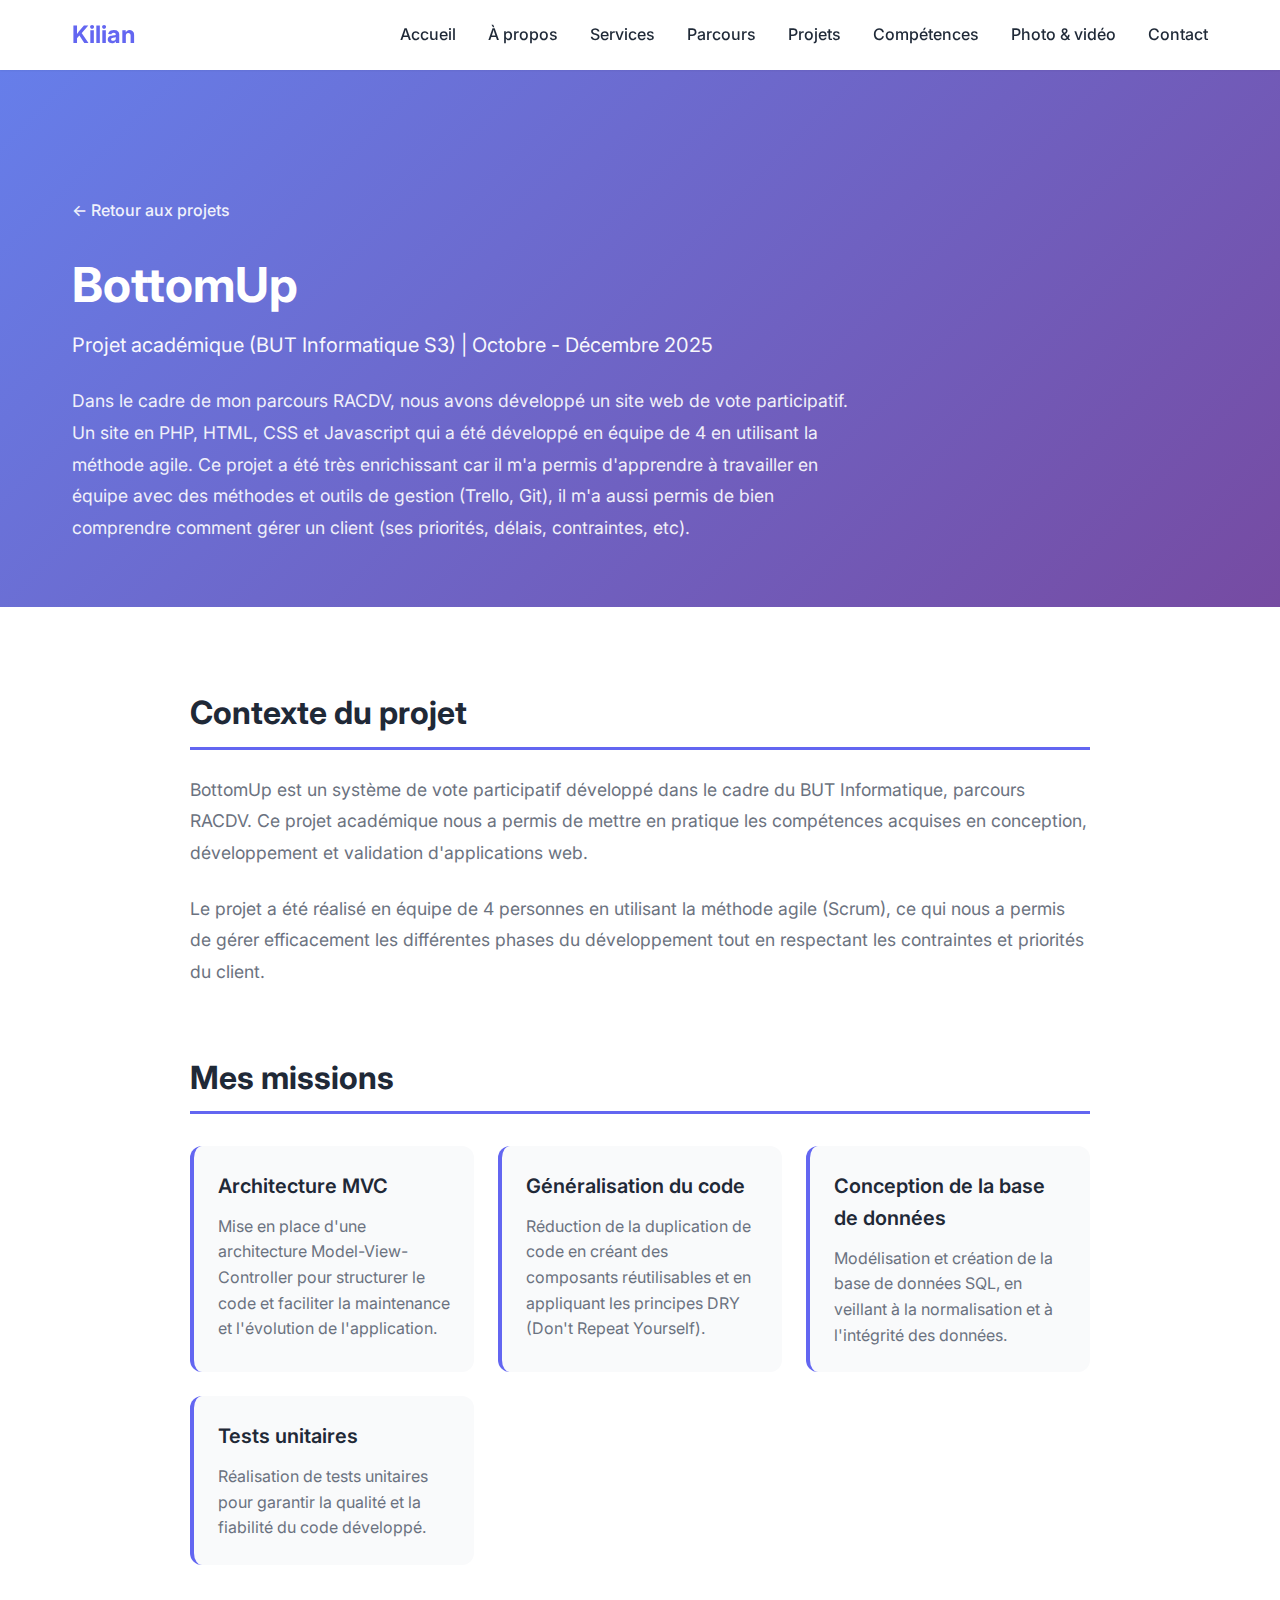
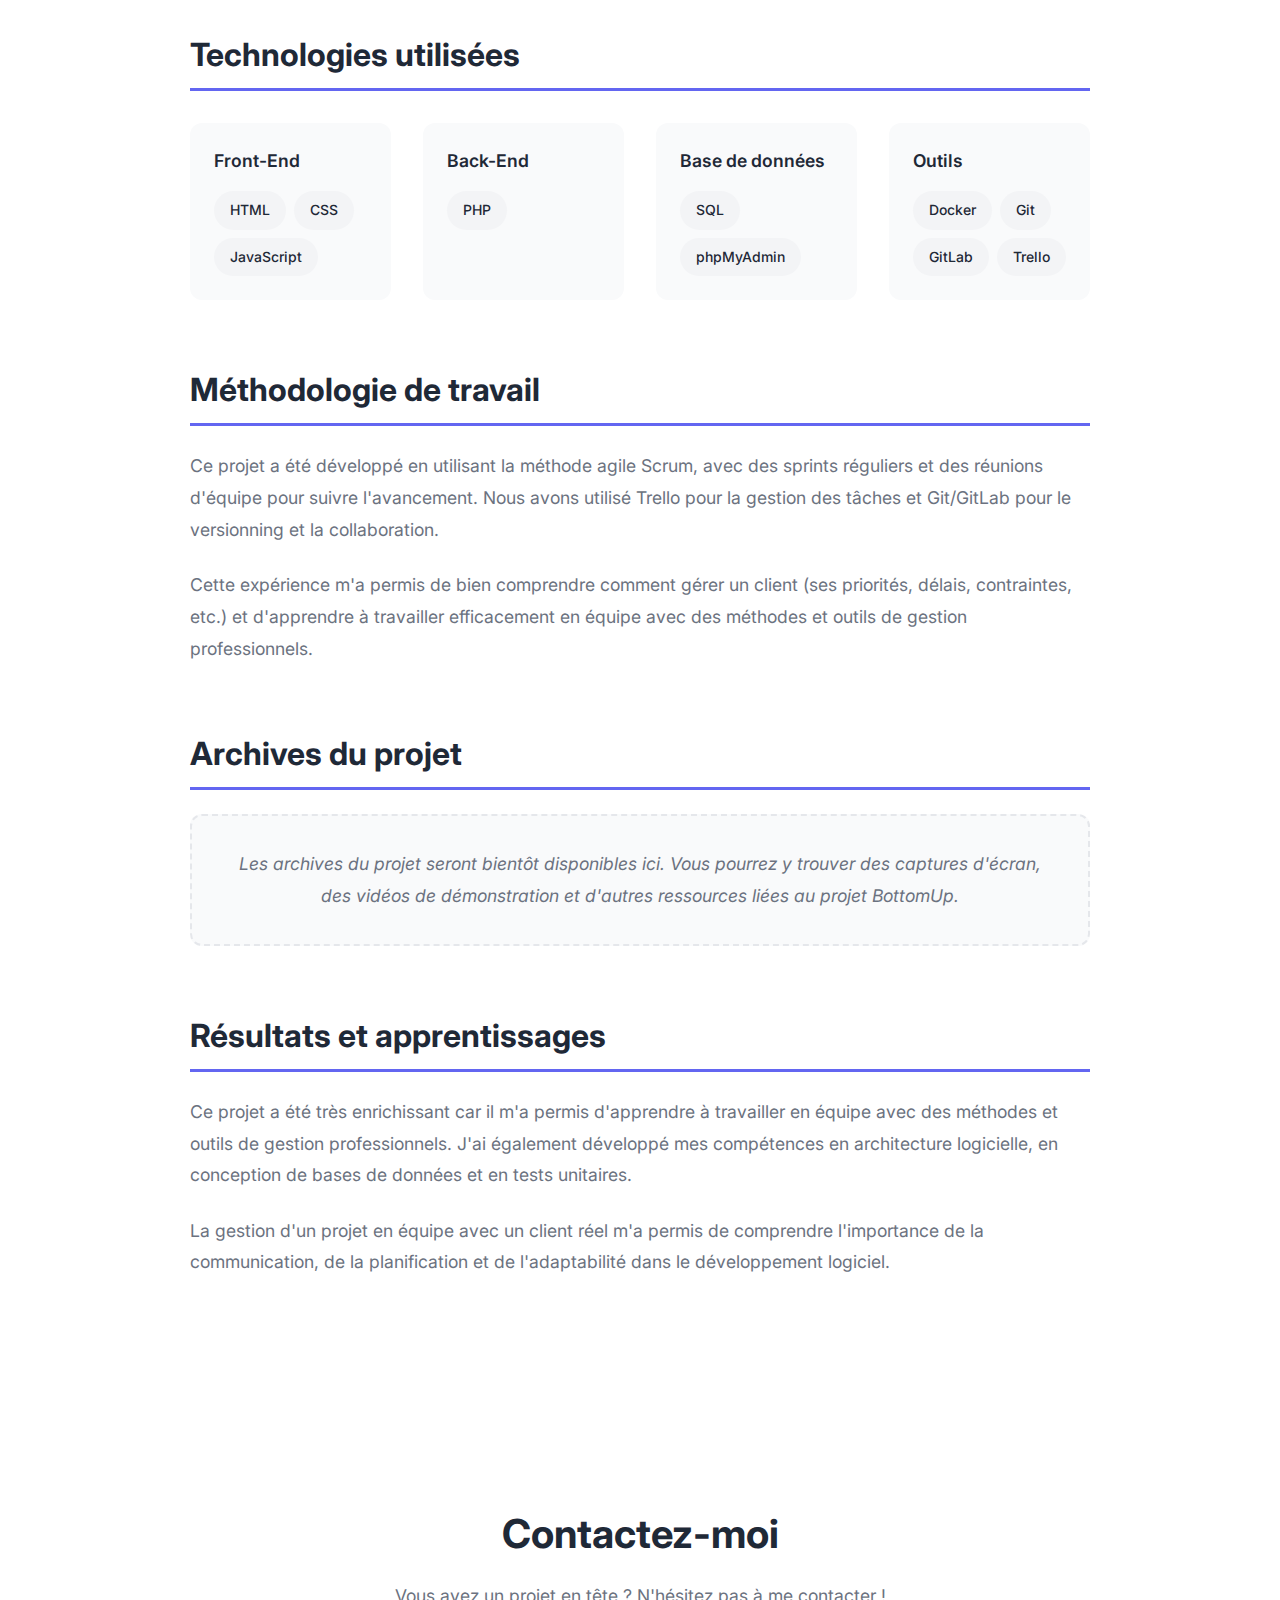
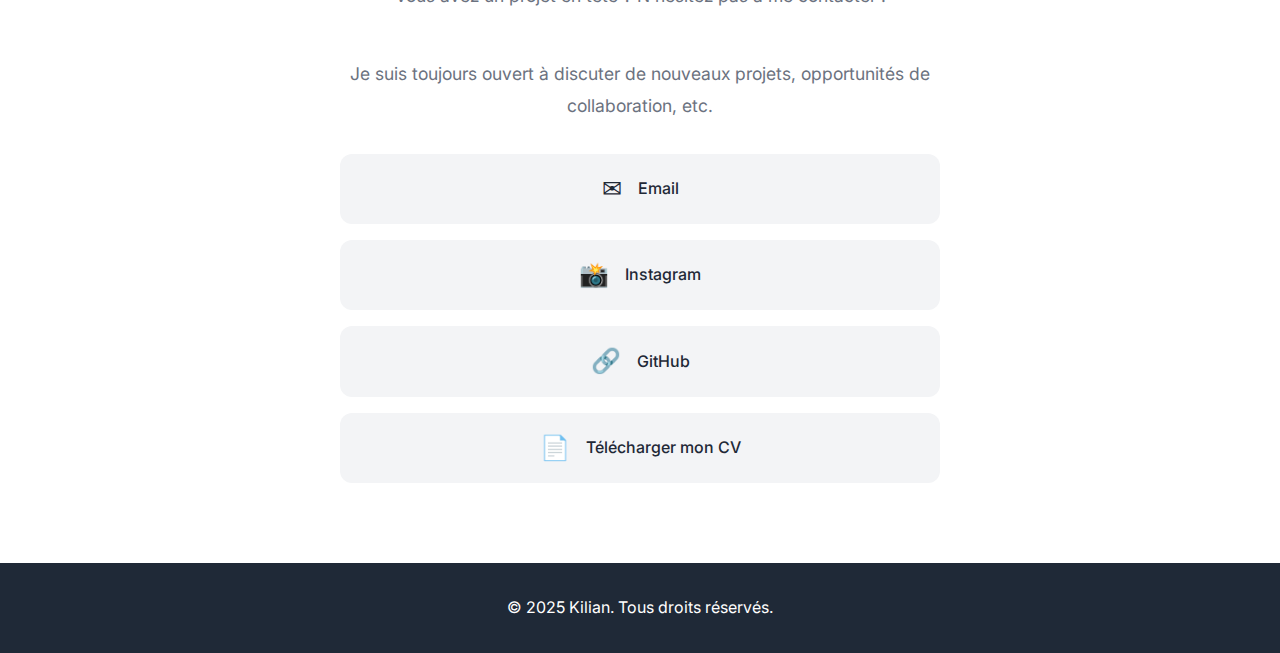
<file: bottomup.html>
<!DOCTYPE html>
<html lang="fr">
<head>
    <meta charset="UTF-8">
    <meta name="viewport" content="width=device-width, initial-scale=1.0">
    <title>BottomUp - Kilian</title>
    <link rel="stylesheet" href="styles.css">
    <link rel="preconnect" href="https://fonts.googleapis.com">
    <link rel="preconnect" href="https://fonts.gstatic.com" crossorigin>
    <link href="https://fonts.googleapis.com/css2?family=Inter:wght@300;400;500;600;700&display=swap" rel="stylesheet">
</head>
<body>
<!-- Navigation -->
<nav class="navbar" id="navbar">
    <div class="container">
        <div class="nav-brand">Kilian</div>
        <ul class="nav-menu" id="navMenu">
            <li><a href="index.html#accueil" class="nav-link">Accueil</a></li>
            <li><a href="index.html#apropos" class="nav-link">À propos</a></li>
            <li><a href="index.html#services" class="nav-link">Services</a></li>
            <li><a href="index.html#parcours" class="nav-link">Parcours</a></li>
            <li><a href="index.html#projets" class="nav-link">Projets</a></li>
            <li><a href="index.html#competences" class="nav-link">Compétences</a></li>
            <li><a href="index.html#photo-video" class="nav-link">Photo & vidéo</a></li>
            <li><a href="#contact" class="nav-link">Contact</a></li>
        </ul>
        <button class="nav-toggle" id="navToggle" aria-label="Toggle navigation">
            <span></span>
            <span></span>
            <span></span>
        </button>
    </div>
</nav>

<!-- Project Header -->
<section class="project-header">
    <div class="container">
        <a href="index.html#projets" class="back-link">← Retour aux projets</a>
        <div class="project-header-content">
            <h1 class="project-header-title">BottomUp</h1>
            <p class="project-header-subtitle">Projet académique (BUT Informatique S3) | Octobre - Décembre 2025</p>
            <p class="project-header-description">
                Dans le cadre de mon parcours RACDV, nous avons développé un site web de vote participatif.
                Un site en PHP, HTML, CSS et Javascript qui a été développé en équipe de 4 en utilisant la
                méthode agile. Ce projet a été très enrichissant car il m'a permis d'apprendre à travailler
                en équipe avec des méthodes et outils de gestion (Trello, Git), il m'a aussi permis de bien
                comprendre comment gérer un client (ses priorités, délais, contraintes, etc).
            </p>
        </div>
    </div>
</section>

<!-- Project Details -->
<section class="section">
    <div class="container">
        <div class="project-details">
            <!-- Contexte -->
            <div class="project-detail-section">
                <h2>Contexte du projet</h2>
                <p>
                    BottomUp est un système de vote participatif développé dans le cadre du BUT Informatique,
                    parcours RACDV. Ce projet académique nous a permis de mettre en pratique les compétences
                    acquises en conception, développement et validation d'applications web.
                </p>
                <p>
                    Le projet a été réalisé en équipe de 4 personnes en utilisant la méthode agile (Scrum),
                    ce qui nous a permis de gérer efficacement les différentes phases du développement tout
                    en respectant les contraintes et priorités du client.
                </p>
            </div>

            <!-- Missions -->
            <div class="project-detail-section">
                <h2>Mes missions</h2>
                <div class="missions-grid">
                    <div class="mission-card">
                        <h3>Architecture MVC</h3>
                        <p>Mise en place d'une architecture Model-View-Controller pour structurer le code et
                            faciliter la maintenance et l'évolution de l'application.</p>
                    </div>
                    <div class="mission-card">
                        <h3>Généralisation du code</h3>
                        <p>Réduction de la duplication de code en créant des composants réutilisables et en
                            appliquant les principes DRY (Don't Repeat Yourself).</p>
                    </div>
                    <div class="mission-card">
                        <h3>Conception de la base de données</h3>
                        <p>Modélisation et création de la base de données SQL, en veillant à la normalisation
                            et à l'intégrité des données.</p>
                    </div>
                    <div class="mission-card">
                        <h3>Tests unitaires</h3>
                        <p>Réalisation de tests unitaires pour garantir la qualité et la fiabilité du code
                            développé.</p>
                    </div>
                </div>
            </div>

            <!-- Technologies -->
            <div class="project-detail-section">
                <h2>Technologies utilisées</h2>
                <div class="tech-grid">
                    <div class="tech-item">
                        <h4>Front-End</h4>
                        <div class="tech-tags">
                            <span class="tech-tag">HTML</span>
                            <span class="tech-tag">CSS</span>
                            <span class="tech-tag">JavaScript</span>
                        </div>
                    </div>
                    <div class="tech-item">
                        <h4>Back-End</h4>
                        <div class="tech-tags">
                            <span class="tech-tag">PHP</span>
                        </div>
                    </div>
                    <div class="tech-item">
                        <h4>Base de données</h4>
                        <div class="tech-tags">
                            <span class="tech-tag">SQL</span>
                            <span class="tech-tag">phpMyAdmin</span>
                        </div>
                    </div>
                    <div class="tech-item">
                        <h4>Outils</h4>
                        <div class="tech-tags">
                            <span class="tech-tag">Docker</span>
                            <span class="tech-tag">Git</span>
                            <span class="tech-tag">GitLab</span>
                            <span class="tech-tag">Trello</span>
                        </div>
                    </div>
                </div>
            </div>

            <!-- Méthodologie -->
            <div class="project-detail-section">
                <h2>Méthodologie de travail</h2>
                <p>
                    Ce projet a été développé en utilisant la méthode agile Scrum, avec des sprints réguliers
                    et des réunions d'équipe pour suivre l'avancement. Nous avons utilisé Trello pour la gestion
                    des tâches et Git/GitLab pour le versionning et la collaboration.
                </p>
                <p>
                    Cette expérience m'a permis de bien comprendre comment gérer un client (ses priorités,
                    délais, contraintes, etc.) et d'apprendre à travailler efficacement en équipe avec des
                    méthodes et outils de gestion professionnels.
                </p>
            </div>

            <!-- Archives -->
            <div class="project-detail-section">
                <h2>Archives du projet</h2>
                <p class="archives-placeholder">
                    Les archives du projet seront bientôt disponibles ici. Vous pourrez y trouver des captures d'écran,
                    des vidéos de démonstration et d'autres ressources liées au projet BottomUp.
                </p>
                <!-- Cette section sera mise à jour lorsque les archives seront ajoutées -->
            </div>

            <!-- Résultats -->
            <div class="project-detail-section">
                <h2>Résultats et apprentissages</h2>
                <p>
                    Ce projet a été très enrichissant car il m'a permis d'apprendre à travailler en équipe avec
                    des méthodes et outils de gestion professionnels. J'ai également développé mes compétences en
                    architecture logicielle, en conception de bases de données et en tests unitaires.
                </p>
                <p>
                    La gestion d'un projet en équipe avec un client réel m'a permis de comprendre l'importance
                    de la communication, de la planification et de l'adaptabilité dans le développement logiciel.
                </p>
            </div>
        </div>
    </div>
</section>

<!-- Section Contact -->
<section id="contact" class="section">
    <div class="container">
        <h2 class="section-title">Contactez-moi</h2>
        <p class="section-subtitle">
            Vous avez un projet en tête ? N'hésitez pas à me contacter !
        </p>
        <div class="contact-content">
            <div class="contact-info">
                <p>
                    Je suis toujours ouvert à discuter de nouveaux projets, opportunités de collaboration, etc.
                </p>
                <div class="contact-links">
                    <a href="mailto:kilian.dach@etu.umontpellier.fr" class="contact-link">
                        <span class="contact-icon">✉</span>
                        <span>Email</span>
                    </a>
                    <a href="https://www.instagram.com/kilianvisuals/" class="contact-link" target="_blank">
                        <span class="contact-icon">📸</span>
                        <span>Instagram</span>
                    </a>
                    <a href="https://github.com/KilianDa" class="contact-link" target="_blank">
                        <span class="contact-icon">🔗</span>
                        <span>GitHub</span>
                    </a>
                    <a href="Dach-Kilian-CV.pdf" class="contact-link" target="_blank" download>
                        <span class="contact-icon">📄</span>
                        <span>Télécharger mon CV</span>
                    </a>
                </div>
            </div>
        </div>
    </div>
</section>

<!-- Footer -->
<footer class="footer">
    <div class="container">
        <p>&copy; 2025 Kilian. Tous droits réservés.</p>
    </div>
</footer>

<script src="script.js"></script>
</body>
</html>
</file>
<file: styles.css>
/* Reset et variables */
:root {
    --primary-color: #6366f1;
    --primary-dark: #4f46e5;
    --secondary-color: #8b5cf6;
    --text-primary: #1f2937;
    --text-secondary: #6b7280;
    --bg-primary: #ffffff;
    --bg-secondary: #f9fafb;
    --bg-alt: #f3f4f6;
    --border-color: #e5e7eb;
    --shadow-sm: 0 1px 2px 0 rgba(0, 0, 0, 0.05);
    --shadow-md: 0 4px 6px -1px rgba(0, 0, 0, 0.1);
    --shadow-lg: 0 10px 15px -3px rgba(0, 0, 0, 0.1);
    --shadow-xl: 0 20px 25px -5px rgba(0, 0, 0, 0.1);
    --transition: all 0.3s ease;
}

* {
    margin: 0;
    padding: 0;
    box-sizing: border-box;
}

html {
    scroll-behavior: smooth;
}

body {
    font-family: 'Inter', -apple-system, BlinkMacSystemFont, 'Segoe UI', sans-serif;
    color: var(--text-primary);
    line-height: 1.6;
    background-color: var(--bg-primary);
    -webkit-font-smoothing: antialiased;
    -moz-osx-font-smoothing: grayscale;
    /* Improve touch scrolling on mobile */
    -webkit-overflow-scrolling: touch;
}

.container {
    max-width: 1200px;
    margin: 0 auto;
    padding: 0 2rem;
}

/* Navigation */
.navbar {
    position: fixed;
    top: 0;
    left: 0;
    right: 0;
    background-color: rgba(255, 255, 255, 0.95);
    backdrop-filter: blur(10px);
    box-shadow: var(--shadow-sm);
    z-index: 1000;
    transition: var(--transition);
}

.navbar.scrolled {
    box-shadow: var(--shadow-md);
}

.navbar .container {
    display: flex;
    justify-content: space-between;
    align-items: center;
    padding: 1rem 2rem;
}

.nav-brand {
    font-size: 1.5rem;
    font-weight: 700;
    color: var(--primary-color);
}

.nav-menu {
    display: flex;
    list-style: none;
    gap: 2rem;
}

.nav-link {
    text-decoration: none;
    color: var(--text-primary);
    font-weight: 500;
    transition: all 0.3s ease;
    position: relative;
    padding: 0.5rem 0;
}

.nav-link::after {
    content: '';
    position: absolute;
    bottom: -5px;
    left: 0;
    width: 0;
    height: 2px;
    background-color: var(--primary-color);
    transition: var(--transition);
}

.nav-link:hover {
    color: var(--primary-color);
}

.nav-link:hover::after {
    width: 100%;
}

.nav-toggle {
    display: none;
    flex-direction: column;
    gap: 4px;
    background: none;
    border: none;
    cursor: pointer;
    padding: 0.5rem;
}

.nav-toggle span {
    width: 25px;
    height: 3px;
    background-color: var(--text-primary);
    transition: all 0.3s ease;
    border-radius: 2px;
    display: block;
}

/* Hero Section */
.hero {
    padding: 8rem 0 4rem;
    background: linear-gradient(135deg, #667eea 0%, #764ba2 100%);
    color: white;
    margin-top: 70px;
}

.hero-content {
    display: grid;
    grid-template-columns: 1fr 1fr;
    gap: 4rem;
    align-items: center;
}

.hero-title {
    font-size: 3.5rem;
    font-weight: 700;
    margin-bottom: 1rem;
    line-height: 1.2;
}

.hero-title .greeting {
    display: block;
    font-size: 1.5rem;
    font-weight: 400;
    opacity: 0.9;
    margin-bottom: 0.5rem;
}

.hero-title .name {
    display: block;
    background: linear-gradient(135deg, #fff 0%, #e0e7ff 100%);
    -webkit-background-clip: text;
    -webkit-text-fill-color: transparent;
    background-clip: text;
}

.hero-subtitle {
    font-size: 1.25rem;
    margin-bottom: 1.5rem;
    opacity: 0.95;
}

.hero-description {
    font-size: 1.1rem;
    margin-bottom: 2rem;
    opacity: 0.9;
    line-height: 1.8;
}

.hero-buttons {
    display: flex;
    gap: 1rem;
    flex-wrap: wrap;
}

.hero-image {
    display: flex;
    justify-content: center;
    align-items: center;
}

.hero-image-mobile {
    display: none;
}

.profile-img {
    width: 100%;
    max-width: 400px;
    height: auto;
    border-radius: 20px;
    box-shadow: var(--shadow-xl);
    object-fit: cover;
    transition: transform 0.3s ease, box-shadow 0.3s ease;
    will-change: transform;
}

.profile-img:hover {
    transform: scale(1.05) translateY(-5px);
    box-shadow: 0 25px 50px -12px rgba(0, 0, 0, 0.25);
}

/* Buttons */
.btn {
    display: inline-block;
    padding: 0.875rem 2rem;
    border-radius: 8px;
    text-decoration: none;
    font-weight: 600;
    transition: var(--transition);
    border: 2px solid transparent;
    cursor: pointer;
}

.btn-primary {
    background-color: white;
    color: var(--primary-color);
    position: relative;
    overflow: hidden;
}

.btn-primary::before {
    content: '';
    position: absolute;
    top: 0;
    left: -100%;
    width: 100%;
    height: 100%;
    background: linear-gradient(90deg, transparent, rgba(255, 255, 255, 0.3), transparent);
    transition: left 0.5s ease;
}

.btn-primary:hover::before {
    left: 100%;
}

.btn-primary:hover {
    transform: translateY(-3px);
    box-shadow: 0 10px 20px rgba(0, 0, 0, 0.15);
}

.btn-secondary {
    background-color: transparent;
    color: white;
    border-color: white;
    position: relative;
    overflow: hidden;
}

.btn-secondary::before {
    content: '';
    position: absolute;
    top: 0;
    left: 0;
    width: 0;
    height: 100%;
    background-color: white;
    transition: width 0.3s ease;
    z-index: -1;
}

.btn-secondary:hover::before {
    width: 100%;
}

.btn-secondary:hover {
    background-color: white;
    color: var(--primary-color);
    transform: translateY(-3px);
    box-shadow: 0 10px 20px rgba(0, 0, 0, 0.15);
}

.btn-outline {
    background-color: transparent;
    color: var(--primary-color);
    border-color: var(--primary-color);
}

.btn-outline:hover {
    background-color: var(--primary-color);
    color: white;
}

/* Sections */
.section {
    padding: 5rem 0;
}

.section-alt {
    background-color: var(--bg-secondary);
}

.section-title {
    font-size: 2.5rem;
    font-weight: 700;
    text-align: center;
    margin-bottom: 1rem;
    color: var(--text-primary);
}

.section-subtitle {
    text-align: center;
    color: var(--text-secondary);
    font-size: 1.1rem;
    max-width: 700px;
    margin: 0 auto 3rem;
}

/* About Section */
.about-content {
    display: grid;
    grid-template-columns: 1fr 1.5fr;
    gap: 4rem;
    align-items: center;
}

.about-image {
    display: flex;
    justify-content: center;
}

.about-image-mobile {
    display: none;
}

.about-img {
    width: 100%;
    max-width: 350px;
    height: auto;
    border-radius: 20px;
    box-shadow: var(--shadow-lg);
    object-fit: cover;
    transition: transform 0.3s ease, box-shadow 0.3s ease;
    will-change: transform;
}

.about-img:hover {
    transform: scale(1.05) translateY(-5px);
    box-shadow: 0 20px 40px -10px rgba(0, 0, 0, 0.2);
}

.about-text h3 {
    font-size: 1.75rem;
    margin-bottom: 1.5rem;
    color: var(--text-primary);
}

.about-text p {
    margin-bottom: 1.5rem;
    color: var(--text-secondary);
    font-size: 1.1rem;
    line-height: 1.8;
}

.about-cta {
    margin-top: 1rem;
    text-align: center;
}

/* Timeline */
.timeline {
    max-width: 800px;
    margin: 0 auto;
}

.timeline-item {
    position: relative;
    padding-left: 3rem;
    padding-bottom: 3rem;
    transition: transform 0.3s ease;
}

.timeline-item:hover {
    transform: translateX(10px);
}

.timeline-item::before {
    content: '';
    position: absolute;
    left: 0;
    top: 0;
    bottom: 0;
    width: 2px;
    background: linear-gradient(180deg, var(--primary-color), var(--secondary-color));
}

.timeline-item::after {
    content: '';
    position: absolute;
    left: -8px;
    top: 0;
    width: 18px;
    height: 18px;
    border-radius: 50%;
    background-color: var(--primary-color);
    border: 3px solid white;
    box-shadow: var(--shadow-md);
}

.timeline-content h3 {
    font-size: 1.5rem;
    margin-bottom: 0.5rem;
    color: var(--text-primary);
}

.timeline-location {
    color: var(--primary-color);
    font-weight: 600;
    margin-bottom: 1rem;
}

.timeline-content p {
    color: var(--text-secondary);
    line-height: 1.8;
}

/* Projects Section */
.projects-grid {
    display: grid;
    grid-template-columns: repeat(2, minmax(420px, 1fr));
    gap: 2.5rem;
}

.project-card-wide {
    grid-column: span 2;
}

.project-content-split {
    display: grid;
    grid-template-columns: minmax(0, 1.1fr) minmax(0, 1fr);
    gap: 2rem;
    align-items: flex-start;
}

.project-media {
    width: 100%;
}

.project-media .instagram-media {
    width: 100% !important;
    max-width: 100% !important;
    margin: 0 auto !important;
}

@media (max-width: 968px) {
    .project-content-split {
        grid-template-columns: 1fr;
    }
}

.project-card {
    background-color: white;
    border-radius: 16px;
    padding: 2rem;
    box-shadow: var(--shadow-md);
    transition: all 0.3s cubic-bezier(0.4, 0, 0.2, 1);
    position: relative;
    overflow: hidden;
    text-decoration: none;
    color: inherit;
    display: block;
    cursor: pointer;
}

.project-card .project-content {
    text-align: left;
}

.project-card::before {
    content: '';
    position: absolute;
    top: 0;
    left: 0;
    width: 100%;
    height: 4px;
    background: linear-gradient(90deg, var(--primary-color), var(--secondary-color));
    transform: scaleX(0);
    transform-origin: left;
    transition: transform 0.3s ease;
}

.project-card:hover::before {
    transform: scaleX(1);
}

.project-card:hover {
    transform: translateY(-8px) scale(1.02);
    box-shadow: 0 20px 40px -10px rgba(0, 0, 0, 0.2);
}

.project-card.featured {
    border: 2px solid var(--primary-color);
}

.project-badge {
    position: absolute;
    top: 1rem;
    right: 1rem;
    background: linear-gradient(135deg, var(--primary-color), var(--secondary-color));
    color: white;
    padding: 0.5rem 1rem;
    border-radius: 20px;
    font-size: 0.875rem;
    font-weight: 600;
}

.project-title {
    font-size: 1.75rem;
    margin-bottom: 0.5rem;
    color: var(--text-primary);
}

.project-context {
    color: var(--primary-color);
    font-weight: 600;
    margin-bottom: 1rem;
    font-size: 0.95rem;
}

.project-description {
    color: var(--text-secondary);
    margin-bottom: 1.5rem;
    line-height: 1.8;
}

.project-missions {
    margin-bottom: 1.5rem;
}

.project-missions h4 {
    font-size: 1.1rem;
    margin-bottom: 0.75rem;
    color: var(--text-primary);
}

.project-missions ul {
    list-style: none;
    padding-left: 0;
}

.project-missions li {
    padding: 0.5rem 0 0.5rem 1.5rem;
    position: relative;
    color: var(--text-secondary);
}

.project-missions li::before {
    content: '✓';
    position: absolute;
    left: 0;
    color: var(--primary-color);
    font-weight: bold;
}

.project-tech {
    display: flex;
    flex-wrap: wrap;
    gap: 0.5rem;
}

.tech-tag {
    background-color: var(--bg-alt);
    color: var(--text-primary);
    padding: 0.5rem 1rem;
    border-radius: 20px;
    font-size: 0.875rem;
    font-weight: 500;
    transition: all 0.2s ease;
    display: inline-block;
}

.tech-tag:hover {
    background-color: var(--primary-color);
    color: white;
    transform: translateY(-2px);
    box-shadow: 0 4px 8px rgba(99, 102, 241, 0.3);
}

/* Skills Section */
.section#competences .container,
#competences .container {
    max-width: 1400px;
}

.skills-grid {
    display: grid;
    grid-template-columns: repeat(3, minmax(0, 1fr));
    gap: 2.5rem;
}

/* Services Section */
.services-grid {
    max-width: 1000px;
    margin: 2rem auto 0;
    display: grid;
    grid-template-columns: repeat(auto-fit, minmax(320px, 1fr));
    gap: 2rem;
}

.service-card {
    background: linear-gradient(135deg, rgba(99, 102, 241, 0.05), rgba(139, 92, 246, 0.05));
    border: 2px solid rgba(99, 102, 241, 0.2);
    border-radius: 20px;
    padding: 2.5rem 2.25rem;
    box-shadow: var(--shadow-md);
    transition: var(--transition);
}

.service-card h3 {
    font-size: 1.6rem;
    margin-bottom: 1rem;
    color: var(--text-primary);
}

.service-card p {
    color: var(--text-secondary);
    margin-bottom: 1rem;
    line-height: 1.8;
}

.service-card ul {
    list-style: none;
    padding-left: 0;
    margin: 0;
}

.service-card li {
    padding-left: 1.5rem;
    padding-top: 0.4rem;
    padding-bottom: 0.4rem;
    position: relative;
    color: var(--text-secondary);
}

.service-card li::before {
    content: '•';
    position: absolute;
    left: 0;
    color: var(--primary-color);
    font-weight: 700;
}

.service-card:hover {
    transform: translateY(-6px);
    box-shadow: var(--shadow-lg);
    border-color: var(--primary-color);
}

.skill-category {
    background-color: white;
    padding: 2rem;
    border-radius: 16px;
    box-shadow: var(--shadow-md);
}

.skill-category-title {
    font-size: 1.5rem;
    margin-bottom: 1.5rem;
    color: var(--text-primary);
    border-bottom: 2px solid var(--primary-color);
    padding-bottom: 0.5rem;
}

.skill-item {
    margin-bottom: 1.5rem;
}

.skill-item:last-child {
    margin-bottom: 0;
}

.skill-item h4 {
    font-size: 1.1rem;
    margin-bottom: 0.75rem;
    color: var(--text-primary);
}

.skill-tags {
    display: flex;
    flex-wrap: wrap;
    gap: 0.5rem;
}

.skill-tag {
    background: linear-gradient(135deg, var(--primary-color), var(--secondary-color));
    color: white;
    padding: 0.5rem 1rem;
    border-radius: 20px;
    font-size: 0.875rem;
    font-weight: 500;
    transition: transform 0.2s ease, box-shadow 0.2s ease;
    cursor: default;
    display: inline-block;
}

.skill-tag:hover {
    transform: translateY(-3px) scale(1.05);
    box-shadow: 0 5px 15px rgba(99, 102, 241, 0.4);
}

/* Hobbies Section */
.hobbies-content {
    max-width: 1000px;
    margin: 0 auto;
}

.hobbies-main {
    margin-bottom: 3rem;
}

.hobby-card {
    background: linear-gradient(135deg, rgba(99, 102, 241, 0.05), rgba(139, 92, 246, 0.05));
    border: 2px solid rgba(99, 102, 241, 0.2);
    border-radius: 20px;
    padding: 2.5rem;
    text-align: center;
    transition: var(--transition);
}

.hobby-card:hover {
    transform: translateY(-5px);
    box-shadow: var(--shadow-lg);
    border-color: var(--primary-color);
}

.hobby-card.featured-hobby {
    background: linear-gradient(135deg, rgba(99, 102, 241, 0.1), rgba(139, 92, 246, 0.1));
    border: 2px solid var(--primary-color);
}

.hobby-icon {
    font-size: 4rem;
    margin-bottom: 1.5rem;
    display: block;
}

.hobby-card h3 {
    font-size: 2rem;
    font-weight: 700;
    margin-bottom: 1.5rem;
    color: var(--text-primary);
    background: linear-gradient(135deg, var(--primary-color), var(--secondary-color));
    -webkit-background-clip: text;
    -webkit-text-fill-color: transparent;
    background-clip: text;
}

.hobby-card p {
    font-size: 1.1rem;
    line-height: 1.8;
    color: var(--text-secondary);
    margin-bottom: 1.5rem;
}

.hobby-highlight {
    background-color: white;
    padding: 1.5rem;
    border-radius: 12px;
    border-left: 4px solid var(--primary-color);
    margin-top: 2rem;
    box-shadow: var(--shadow-sm);
}

.hobby-highlight strong {
    color: var(--primary-color);
    font-weight: 600;
}

/* Photo / vidéo media grid */
.media-grid {
    margin-top: 2rem;
    display: grid;
    grid-template-columns: repeat(auto-fit, minmax(220px, 1fr));
    gap: 1.5rem;
}

.media-item {
    border-radius: 16px;
    overflow: hidden;
    box-shadow: var(--shadow-md);
    background-color: var(--bg-alt);
}

.media-img {
    width: 100%;
    height: 100%;
    object-fit: cover;
    display: block;
}

.media-video-player {
    width: 100%;
    height: 100%;
    display: block;
}

@media (max-width: 768px) {
    .media-grid {
        grid-template-columns: 1fr;
    }
}

.hobbies-grid {
    display: grid;
    grid-template-columns: repeat(auto-fit, minmax(250px, 1fr));
    gap: 2rem;
}

.hobby-item {
    background-color: white;
    padding: 2rem;
    border-radius: 16px;
    text-align: center;
    box-shadow: var(--shadow-md);
    transition: var(--transition);
    border-top: 3px solid transparent;
}

.hobby-item:hover {
    transform: translateY(-5px);
    box-shadow: var(--shadow-lg);
    border-top-color: var(--primary-color);
}

.hobby-item-icon {
    font-size: 3rem;
    margin-bottom: 1rem;
    display: block;
}

.hobby-item h4 {
    font-size: 1.5rem;
    font-weight: 600;
    margin-bottom: 0.75rem;
    color: var(--text-primary);
}

.hobby-item p {
    font-size: 1rem;
    color: var(--text-secondary);
    line-height: 1.6;
}

@media (max-width: 768px) {
    .hobby-card {
        padding: 2rem 1.5rem;
    }

    .hobby-icon {
        font-size: 3rem;
    }

    .hobby-card h3 {
        font-size: 1.75rem;
    }

    .hobbies-grid {
        grid-template-columns: 1fr;
    }
}

/* Contact Section */
.contact-content {
    max-width: 600px;
    margin: 0 auto;
    text-align: center;
}

.contact-info p {
    font-size: 1.1rem;
    color: var(--text-secondary);
    margin-bottom: 2rem;
    line-height: 1.8;
}

.contact-links {
    display: flex;
    flex-direction: column;
    gap: 1rem;
}

.contact-link {
    display: flex;
    align-items: center;
    justify-content: center;
    gap: 1rem;
    padding: 1rem 2rem;
    background-color: var(--bg-alt);
    border-radius: 12px;
    text-decoration: none;
    color: var(--text-primary);
    font-weight: 500;
    transition: var(--transition);
}

.contact-link:hover {
    background-color: var(--primary-color);
    color: white;
    transform: translateY(-2px);
    box-shadow: var(--shadow-md);
}

.contact-icon {
    font-size: 1.5rem;
}

/* Footer */
.footer {
    background-color: var(--text-primary);
    color: white;
    padding: 2rem 0;
    text-align: center;
}

/* Responsive Design */
@media (max-width: 968px) {
    .hero-content {
        grid-template-columns: 1fr;
        text-align: center;
    }

    .hero-title {
        font-size: 2.5rem;
    }

    .about-content {
        grid-template-columns: 1fr;
    }

    .projects-grid {
        display: block;
        grid-template-columns: 1fr;
    }

    .skills-grid {
        grid-template-columns: 1fr;
    }
}

@media (max-width: 768px) {
    .nav-menu {
        position: fixed;
        left: -100%;
        top: 70px;
        flex-direction: column;
        background-color: white;
        width: 100%;
        text-align: center;
        transition: left 0.3s ease;
        box-shadow: var(--shadow-lg);
        padding: 2rem 0;
        z-index: 999;
        height: calc(100vh - 70px);
        overflow-y: auto;
    }

    .nav-menu.active {
        left: 0;
    }

    .nav-toggle {
        display: flex;
        position: relative;
        z-index: 1000;
    }

    .nav-toggle span {
        position: relative;
        transition: all 0.3s ease;
    }

    .nav-toggle.active span:nth-child(1) {
        transform: rotate(45deg) translate(0px, 10px);
    }

    .nav-toggle.active span:nth-child(2) {
        opacity: 0;
    }

    .nav-toggle.active span:nth-child(3) {
        transform: rotate(-45deg) translate(0px, -10px);
    }

    .hero {
        padding: 6rem 0 3rem;
    }

    .hero-title {
        font-size: 2rem;
    }

    /* Hide desktop image and show mobile image */
    .hero-image {
        display: none;
    }

    .hero-image-mobile {
        display: flex;
        justify-content: center;
        align-items: center;
        margin: 2rem 0;
    }

    .hero-image-mobile .profile-img {
        width: 85%;
        max-width: 350px;
        aspect-ratio: 1;
        object-fit: cover;
        border-radius: 20px;
    }

    /* Hide desktop about image and show mobile image */
    .about-image {
        display: none;
    }

    .about-image-mobile {
        display: flex;
        justify-content: center;
        align-items: center;
        margin: 2rem 0;
    }

    .about-image-mobile .about-img {
        width: 85%;
        max-width: 350px;
        aspect-ratio: 1;
        object-fit: cover;
        border-radius: 20px;
    }

    .section {
        padding: 3rem 0;
    }

    .section-title {
        font-size: 2rem;
    }

    .container {
        padding: 0 1rem;
    }

    .project-card {
        padding: 1.5rem;
    }
}

@media (max-width: 480px) {
    .hero-title {
        font-size: 1.75rem;
    }

    .hero-subtitle {
        font-size: 1rem;
    }

    .hero-buttons {
        flex-direction: column;
    }

    .btn {
        width: 100%;
        text-align: center;
    }

    .container {
        padding: 0 1rem;
    }
}

/* Mobile optimizations - disable heavy effects */
@media (max-width: 768px) {
    /* Disable parallax transforms on mobile */
    .profile-img,
    .about-img {
        transform: none !important;
        will-change: auto;
    }

    /* Reduce hover effects on mobile for better performance */
    .project-card:hover {
        transform: translateY(-3px);
    }

    .skill-tag:hover,
    .tech-tag:hover {
        transform: none;
    }

    /* Optimize images for mobile */
    .profile-img,
    .about-img {
        max-width: 100%;
        height: auto;
    }

    /* Ensure touch targets are large enough */
    .nav-link,
    .btn,
    .contact-link {
        min-height: 44px;
        display: flex;
        align-items: center;
        justify-content: center;
    }

    /* Improve touch interactions */
    a, button {
        -webkit-tap-highlight-color: rgba(99, 102, 241, 0.2);
        touch-action: manipulation;
    }

    /* Prevent text selection on interactive elements */
    .btn,
    .project-card,
    .nav-link {
        -webkit-user-select: none;
        user-select: none;
    }
}

/* Disable hover effects on touch devices */
@media (hover: none) and (pointer: coarse) {
    .project-card:hover {
        transform: none;
    }

    .skill-tag:hover,
    .tech-tag:hover,
    .timeline-item:hover {
        transform: none;
    }

    .btn-primary:hover,
    .btn-secondary:hover {
        transform: none;
    }
}

/* Animations */
@keyframes fadeInUp {
    from {
        opacity: 0;
        transform: translateY(30px);
    }
    to {
        opacity: 1;
        transform: translateY(0);
    }
}

.fade-in-up {
    animation: fadeInUp 0.6s ease-out forwards;
    opacity: 1;
    transform: translateY(0);
}

/* Optimize animations for mobile */
@media (max-width: 768px) {
    .fade-in-up {
        animation: fadeInUp 0.4s ease-out;
        will-change: auto;
    }

    /* Reduce animation distance on mobile */
    @keyframes fadeInUp {
        from {
            opacity: 0;
            transform: translateY(20px);
        }
        to {
            opacity: 1;
            transform: translateY(0);
        }
    }
}

/* Project Detail Pages */
.project-header {
    padding: 8rem 0 4rem;
    background: linear-gradient(135deg, #667eea 0%, #764ba2 100%);
    color: white;
    margin-top: 70px;
}

.back-link {
    display: inline-block;
    color: white;
    text-decoration: none;
    margin-bottom: 2rem;
    font-weight: 500;
    transition: var(--transition);
    opacity: 0.9;
}

.back-link:hover {
    opacity: 1;
    transform: translateX(-5px);
}

.project-header-content {
    max-width: 800px;
}

.project-header-badge {
    display: inline-block;
    background: rgba(255, 255, 255, 0.2);
    backdrop-filter: blur(10px);
    padding: 0.5rem 1rem;
    border-radius: 20px;
    font-size: 0.875rem;
    font-weight: 600;
    margin-bottom: 1.5rem;
}

.project-header-title {
    font-size: 3rem;
    font-weight: 700;
    margin-bottom: 1rem;
    line-height: 1.2;
}

.project-header-subtitle {
    font-size: 1.25rem;
    margin-bottom: 1.5rem;
    opacity: 0.95;
}

.project-header-description {
    font-size: 1.1rem;
    line-height: 1.8;
    opacity: 0.9;
}

.project-details {
    max-width: 900px;
    margin: 0 auto;
}

.project-detail-section {
    margin-bottom: 4rem;
}

.project-detail-section h2 {
    font-size: 2rem;
    font-weight: 700;
    margin-bottom: 1.5rem;
    color: var(--text-primary);
    border-bottom: 3px solid var(--primary-color);
    padding-bottom: 0.5rem;
}

.project-detail-section p {
    font-size: 1.1rem;
    line-height: 1.8;
    color: var(--text-secondary);
    margin-bottom: 1.5rem;
}

.missions-grid {
    display: grid;
    grid-template-columns: repeat(auto-fit, minmax(250px, 1fr));
    gap: 1.5rem;
    margin-top: 2rem;
}

.mission-card {
    background-color: var(--bg-secondary);
    padding: 1.5rem;
    border-radius: 12px;
    transition: var(--transition);
    border-left: 4px solid var(--primary-color);
}

.mission-card:hover {
    transform: translateY(-5px);
    box-shadow: var(--shadow-md);
}

.mission-card h3 {
    font-size: 1.25rem;
    font-weight: 600;
    margin-bottom: 0.75rem;
    color: var(--text-primary);
}

.mission-card p {
    font-size: 1rem;
    line-height: 1.6;
    color: var(--text-secondary);
    margin-bottom: 0;
}

.tech-grid {
    display: grid;
    grid-template-columns: repeat(auto-fit, minmax(200px, 1fr));
    gap: 2rem;
    margin-top: 2rem;
}

.tech-item {
    background-color: var(--bg-secondary);
    padding: 1.5rem;
    border-radius: 12px;
}

.tech-item h4 {
    font-size: 1.1rem;
    font-weight: 600;
    margin-bottom: 1rem;
    color: var(--text-primary);
}

.tech-tags {
    display: flex;
    flex-wrap: wrap;
    gap: 0.5rem;
}

.video-container {
    margin-top: 2rem;
    border-radius: 16px;
    overflow: hidden;
    box-shadow: var(--shadow-lg);
    background-color: var(--bg-alt);
    padding: 1rem;
}

.project-video {
    width: 100%;
    height: auto;
    display: block;
    border-radius: 12px;
}

.archives-placeholder {
    background-color: var(--bg-secondary);
    padding: 2rem;
    border-radius: 12px;
    text-align: center;
    color: var(--text-secondary);
    font-style: italic;
    border: 2px dashed var(--border-color);
}

.project-link {
    display: inline-block;
    margin-top: 1.5rem;
    padding: 0.75rem 1.5rem;
    background-color: var(--primary-color);
    color: white;
    text-decoration: none;
    border-radius: 8px;
    font-weight: 600;
    transition: var(--transition);
    text-align: center;
}

.project-link:hover {
    background-color: var(--primary-dark);
    transform: translateY(-2px);
    box-shadow: var(--shadow-md);
}

.project-card .project-link {
    width: 100%;
    margin-top: 1.5rem;
}

.project-link-btn {
    display: block;
    background: linear-gradient(135deg, var(--primary-color), var(--secondary-color));
    color: white;
    padding: 0.5rem 1rem;
    border-radius: 20px;
    font-size: 0.875rem;
    font-weight: 600;
    text-decoration: none;
    transition: var(--transition);
    margin-top: 1.5rem;
    text-align: center;
    width: fit-content;
    margin-left: auto;
    margin-right: auto;
}

.project-link-btn:hover {
    transform: translateY(-2px);
    box-shadow: 0 5px 15px rgba(99, 102, 241, 0.4);
    opacity: 0.9;
}

@media (max-width: 768px) {
    .project-header-title {
        font-size: 2rem;
    }

    .project-header-subtitle {
        font-size: 1rem;
    }

    .missions-grid {
        grid-template-columns: 1fr;
    }

    .tech-grid {
        grid-template-columns: 1fr;
    }
}
</file>
